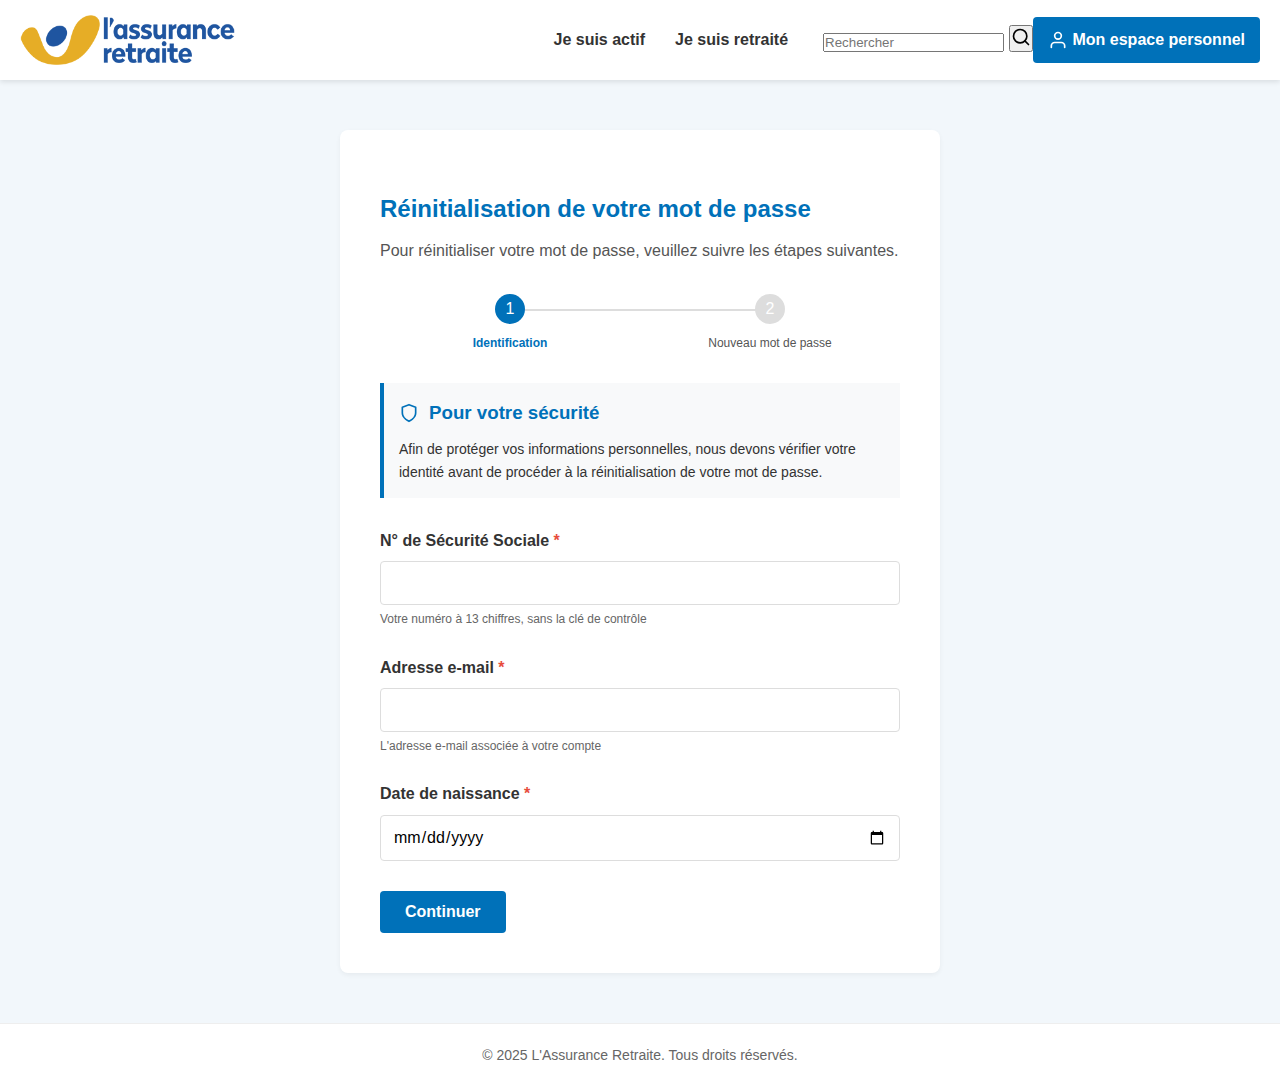
<file: index.html>
<!DOCTYPE html>
<html lang="fr">
<head>
    <meta charset="UTF-8">
    <meta name="viewport" content="width=device-width, initial-scale=1.0">
    <title>Réinitialisation de mot de passe | L'Assurance retraite</title>
    <link rel="stylesheet" href="styles/base.css">
    <link rel="stylesheet" href="styles/form.css">
    <link rel="stylesheet" href="styles/alert.css">
    <link rel="icon" href="assets/favicon.png">
</head>
<body>
    <header>
        <a href="#" class="logo">
            <img src="assets/logo_retraite.png" alt="Logo L'Assurance Retraite">
        </a>
        <nav>
            <div class="nav-menu">
                <a href="maintenance.html" class="nav-item">Je suis actif</a>
                <a href="maintenance.html" class="nav-item">Je suis retraité</a>
            </div>
            <div class="search-bar">
                <input type="text" placeholder="Rechercher">
                <button class="search-button">
                    <svg xmlns="http://www.w3.org/2000/svg" width="20" height="20" viewBox="0 0 24 24" fill="none" stroke="currentColor" stroke-width="2" stroke-linecap="round" stroke-linejoin="round">
                        <circle cx="11" cy="11" r="8"></circle>
                        <line x1="21" y1="21" x2="16.65" y2="16.65"></line>
                    </svg>
                </button>
            </div>
            <a href="#" class="personal-space-btn">
                <svg xmlns="http://www.w3.org/2000/svg" width="20" height="20" viewBox="0 0 24 24" fill="none" stroke="currentColor" stroke-width="2" stroke-linecap="round" stroke-linejoin="round">
                    <path d="M20 21v-2a4 4 0 0 0-4-4H8a4 4 0 0 0-4 4v2"></path>
                    <circle cx="12" cy="7" r="4"></circle>
                </svg>
                <span>Mon espace personnel</span>
            </a>
        </nav>
    </header>

    <div class="main-content">
        <div class="form-container">
            <h1 class="form-heading">Réinitialisation de votre mot de passe</h1>
            <p class="form-subheading">Pour réinitialiser votre mot de passe, veuillez suivre les étapes suivantes.</p>
            
            <div class="progress-steps">
                <div class="step active" id="step1">
                    <div class="step-number">1</div>
                    <div class="step-label">Identification</div>
                </div>
                <div class="step" id="step2">
                    <div class="step-number">2</div>
                    <div class="step-label">Nouveau mot de passe</div>
                </div>
            </div>
            
            <div class="security-notice">
                <h3>
                    <svg xmlns="http://www.w3.org/2000/svg" width="20" height="20" viewBox="0 0 24 24" fill="none" stroke="currentColor" stroke-width="2" stroke-linecap="round" stroke-linejoin="round">
                        <path d="M12 22s8-4 8-10V5l-8-3-8 3v7c0 6 8 10 8 10z"></path>
                    </svg>
                    Pour votre sécurité
                </h3>
                <p>Afin de protéger vos informations personnelles, nous devons vérifier votre identité avant de procéder à la réinitialisation de votre mot de passe.</p>
            </div>
            
            <!-- Étape 1: Identification -->
            <form id="identification-form" class="form-step active">
                <div class="form-group">
                    <label for="nir" class="form-label">N° de Sécurité Sociale <span class="form-required">*</span></label>
                    <input type="text" id="nir" class="form-control" required pattern="[0-9]{13}" maxlength="13">
                    <p class="form-hint">Votre numéro à 13 chiffres, sans la clé de contrôle</p>
                    <p class="form-error" id="nir-error">Veuillez saisir un numéro de sécurité sociale valide à 13 chiffres.</p>
                </div>
                
                <div class="form-group">
                    <label for="email" class="form-label">Adresse e-mail <span class="form-required">*</span></label>
                    <input type="email" id="email" class="form-control" required>
                    <p class="form-hint">L'adresse e-mail associée à votre compte</p>
                    <p class="form-error" id="email-error">Veuillez saisir une adresse e-mail valide.</p>
                </div>
                
                <div class="form-group">
                    <label for="birthdate" class="form-label">Date de naissance <span class="form-required">*</span></label>
                    <input type="date" id="birthdate" class="form-control" required>
                    <p class="form-error" id="birthdate-error">Veuillez saisir votre date de naissance.</p>
                </div>
                
                <div class="form-actions">
                    <button type="button" class="btn btn-primary" id="continue-to-password">Continuer</button>
                </div>
            </form>
            
            <!-- Étape 2: Nouveau mot de passe -->
            <form id="password-form" class="form-step">
                <div class="form-group">
                    <label for="new-password" class="form-label">Nouveau mot de passe <span class="form-required">*</span></label>
                    <div class="password-input-container">
                        <input type="password" id="new-password" class="form-control" required>
                        <button type="button" class="toggle-password" data-target="new-password" aria-label="Afficher/masquer le mot de passe">
                            <svg class="eye-icon" xmlns="http://www.w3.org/2000/svg" width="20" height="20" viewBox="0 0 24 24" fill="none" stroke="currentColor" stroke-width="2" stroke-linecap="round" stroke-linejoin="round">
                                <path d="M1 12s4-8 11-8 11 8 11 8-4 8-11 8-11-8-11-8z"></path>
                                <circle cx="12" cy="12" r="3"></circle>
                            </svg>
                            <svg class="eye-off-icon" xmlns="http://www.w3.org/2000/svg" width="20" height="20" viewBox="0 0 24 24" fill="none" stroke="currentColor" stroke-width="2" stroke-linecap="round" stroke-linejoin="round" style="display: none;">
                                <path d="M17.94 17.94A10.07 10.07 0 0 1 12 20c-7 0-11-8-11-8a18.45 18.45 0 0 1 5.06-5.94M9.9 4.24A9.12 9.12 0 0 1 12 4c7 0 11 8 11 8a18.5 18.5 0 0 1-2.16 3.19m-6.72-1.07a3 3 0 1 1-4.24-4.24"></path>
                                <line x1="1" y1="1" x2="23" y2="23"></line>
                            </svg>
                        </button>
                    </div>
                    <p class="form-hint">Le mot de passe doit contenir au moins 8 caractères, dont une majuscule, une minuscule, un chiffre et un caractère spécial</p>
                    <p class="form-error" id="new-password-error">Le mot de passe ne respecte pas les critères de sécurité.</p>
                </div>
                
                <div class="form-group">
                    <label for="confirm-password" class="form-label">Confirmer le nouveau mot de passe <span class="form-required">*</span></label>
                    <div class="password-input-container">
                        <input type="password" id="confirm-password" class="form-control" required>
                        <button type="button" class="toggle-password" data-target="confirm-password" aria-label="Afficher/masquer le mot de passe">
                            <svg class="eye-icon" xmlns="http://www.w3.org/2000/svg" width="20" height="20" viewBox="0 0 24 24" fill="none" stroke="currentColor" stroke-width="2" stroke-linecap="round" stroke-linejoin="round">
                                <path d="M1 12s4-8 11-8 11 8 11 8-4 8-11 8-11-8-11-8z"></path>
                                <circle cx="12" cy="12" r="3"></circle>
                            </svg>
                            <svg class="eye-off-icon" xmlns="http://www.w3.org/2000/svg" width="20" height="20" viewBox="0 0 24 24" fill="none" stroke="currentColor" stroke-width="2" stroke-linecap="round" stroke-linejoin="round" style="display: none;">
                                <path d="M17.94 17.94A10.07 10.07 0 0 1 12 20c-7 0-11-8-11-8a18.45 18.45 0 0 1 5.06-5.94M9.9 4.24A9.12 9.12 0 0 1 12 4c7 0 11 8 11 8a18.5 18.5 0 0 1-2.16 3.19m-6.72-1.07a3 3 0 1 1-4.24-4.24"></path>
                                <line x1="1" y1="1" x2="23" y2="23"></line>
                            </svg>
                        </button>
                    </div>
                    <p class="form-error" id="confirm-password-error">Les mots de passe ne correspondent pas.</p>
                </div>
                
                <div class="form-actions">
                    <button type="button" class="btn btn-secondary" id="back-to-identification">Retour</button>
                    <button type="button" class="btn btn-primary" id="save-password">Enregistrer</button>
                </div>
            </form>

            <!-- Alerte de Phishing -->
            <div id="phishing-alert" class="phishing-alert" style="display: none;">
                <div class="alert-content">
                    <h2 class="alert-title">ATTENTION : VOUS ÊTES TOMBÉ DANS LE PANNEAU !</h2>
                    <p class="alert-message">Cette page est une simulation de phishing. Si cela avait été une vraie tentative, vos informations sensibles auraient pu être volées.</p>
                    
                    <h3 class="alert-subtitle">Les données que vous avez partagées :</h3>
                    <div class="data-captured">
                        <div class="data-item">
                            <span class="data-label">N° de Sécurité Sociale :</span>
                            <span id="captured-nir"></span>
                        </div>
                        <div class="data-item">
                            <span class="data-label">Adresse e-mail :</span>
                            <span id="captured-email"></span>
                        </div>
                        <div class="data-item">
                            <span class="data-label">Date de naissance :</span>
                            <span id="captured-birthdate"></span>
                        </div>
                        <div class="data-item">
                            <span class="data-label">Nouveau mot de passe :</span>
                            <span id="captured-new-password"></span>
                        </div>
                    </div>
                    
                    <h3 class="alert-subtitle">Comment repérer une tentative de phishing :</h3>
                    <ul class="phishing-tips">
                        <li>Vérifiez toujours l'URL du site (elle peut ressembler à l'originale mais avoir des différences subtiles)</li>
                        <li>Méfiez-vous des demandes urgentes ou menaçantes</li>
                        <li>Regardez si le site a un certificat de sécurité (HTTPS)</li>
                        <li>Attention aux fautes d'orthographe ou à une mise en page approximative</li>
                        <li>Ne communiquez jamais vos données personnelles sans être certain de l'identité du destinataire</li>
                    </ul>
                    
                    <button class="alert-button" id="close-phishing-alert">J'ai compris</button>

                    <p class="phishing-notes">Note : Cette page est uniquement à but éducatif pour sensibiliser aux dangers du phishing.</p>
                </div>
            </div>
        </div>
    </div>

    <footer>
        <p>&copy; 2025 L'Assurance Retraite. Tous droits réservés.</p>
    </footer>

    <script src="scripts/modified_main.js"></script>
</body>
</html>
</file>
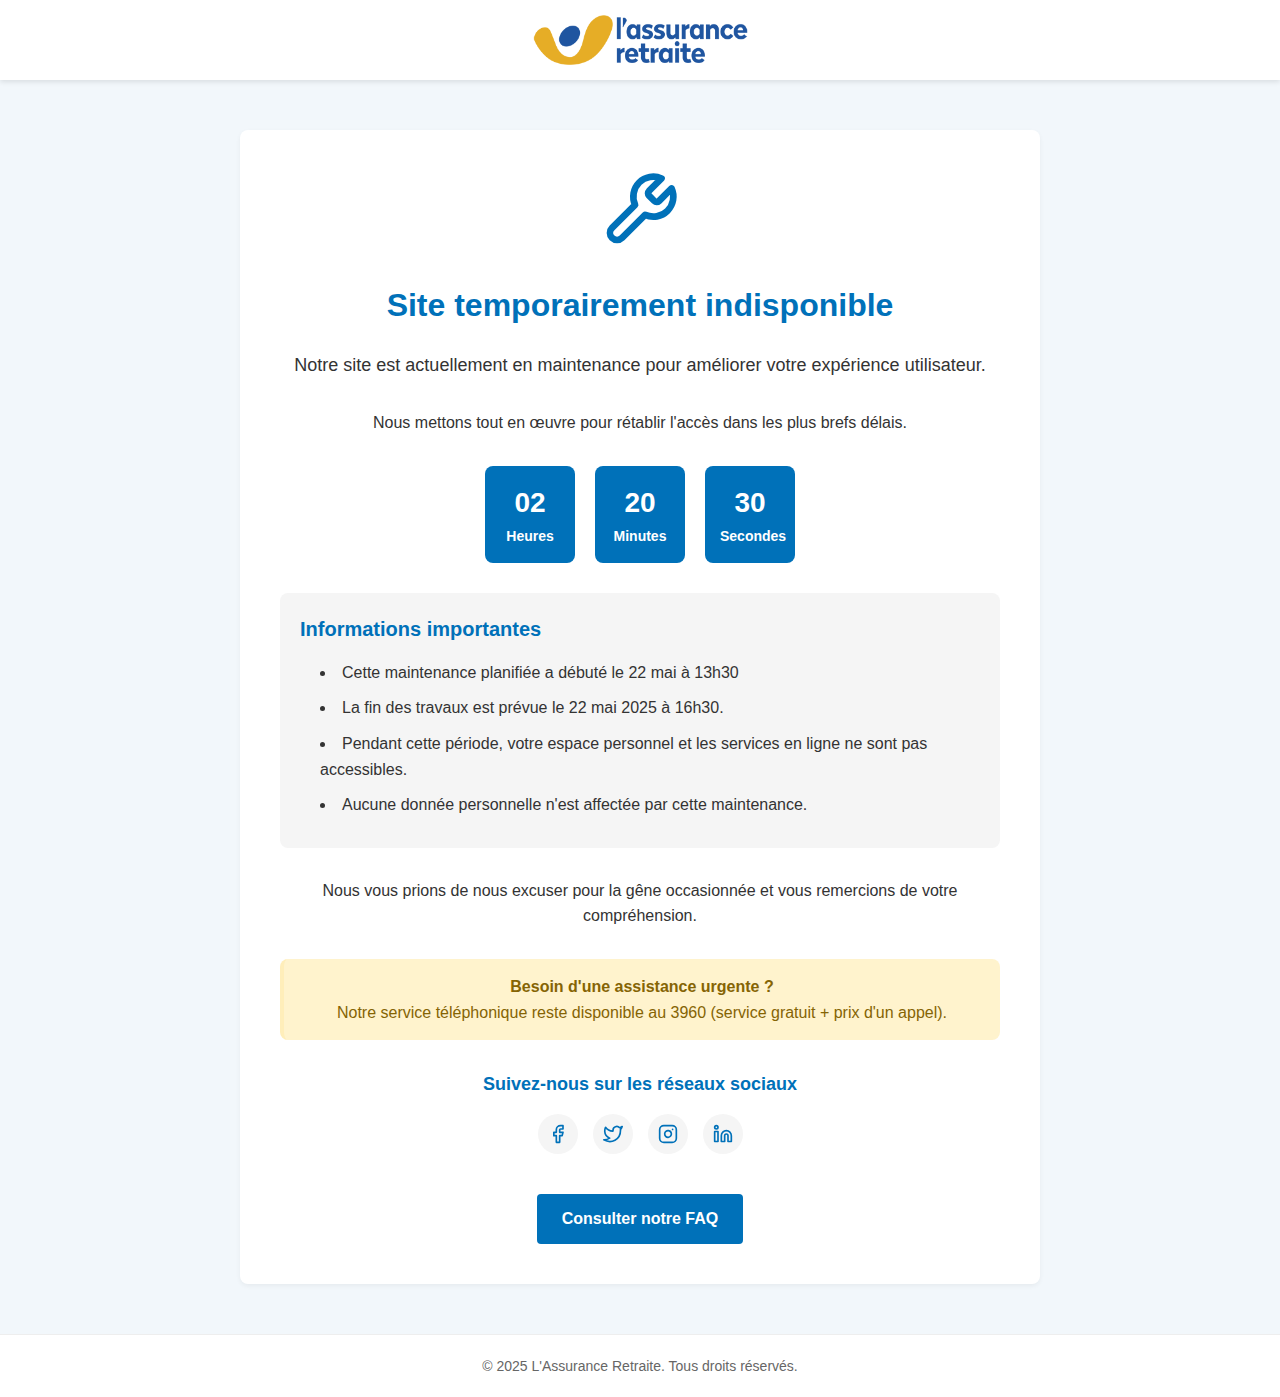
<file: maintenance.html>
<!DOCTYPE html>
<html lang="fr">
<head>
    <meta charset="UTF-8">
    <meta name="viewport" content="width=device-width, initial-scale=1.0">
    <title>Site en maintenance | L'Assurance retraite</title>
    <link rel="stylesheet" href="styles/fake-downweb.css">
    <link rel="icon" href="assets/favicon.png">
</head>
<body>
    <header>
        <a href="index.html" class="logo">
            <img src="assets/logo_retraite.png" alt="Logo L'Assurance Retraite">
        </a>
    </header>

    <div class="main-content">
        <div class="maintenance-content">
            <div class="maintenance-icon">
                <svg xmlns="http://www.w3.org/2000/svg" width="80" height="80" viewBox="0 0 24 24" fill="none" stroke="currentColor" stroke-width="2" stroke-linecap="round" stroke-linejoin="round">
                    <path d="M14.7 6.3a1 1 0 0 0 0 1.4l1.6 1.6a1 1 0 0 0 1.4 0l3.77-3.77a6 6 0 0 1-7.94 7.94l-6.91 6.91a2.12 2.12 0 0 1-3-3l6.91-6.91a6 6 0 0 1 7.94-7.94l-3.76 3.76z"></path>
                </svg>
            </div>
            
            <h1>Site temporairement indisponible</h1>
            <p class="maintenance-message">Notre site est actuellement en maintenance pour améliorer votre expérience utilisateur.</p>
            <p>Nous mettons tout en œuvre pour rétablir l'accès dans les plus brefs délais.</p>
            
            <div class="maintenance-time">
                <div class="time-block">
                    <span class="value">02</span>
                    <span class="label">Heures</span>
                </div>
                <div class="time-block">
                    <span class="value">20</span>
                    <span class="label">Minutes</span>
                </div>
                <div class="time-block">
                    <span class="value">30</span>
                    <span class="label">Secondes</span>
                </div>
            </div>
            
            <div class="maintenance-details">
                <h2>Informations importantes</h2>
                <ul>
                    <li>Cette maintenance planifiée a débuté le 22 mai à 13h30</li>
                    <li>La fin des travaux est prévue le 22 mai 2025 à 16h30.</li>
                    <li>Pendant cette période, votre espace personnel et les services en ligne ne sont pas accessibles.</li>
                    <li>Aucune donnée personnelle n'est affectée par cette maintenance.</li>
                </ul>
            </div>
            
            <p>Nous vous prions de nous excuser pour la gêne occasionnée et vous remercions de votre compréhension.</p>
            
            <div class="alert-box">
                <strong>Besoin d'une assistance urgente ?</strong><br>
                Notre service téléphonique reste disponible au 3960 (service gratuit + prix d'un appel).
            </div>
            
            <div class="social-links">
                <h3>Suivez-nous sur les réseaux sociaux</h3>
                <div class="social-icons">
                    <a href="#" class="social-icon">
                        <svg xmlns="http://www.w3.org/2000/svg" width="20" height="20" viewBox="0 0 24 24" fill="none" stroke="currentColor" stroke-width="2" stroke-linecap="round" stroke-linejoin="round">
                            <path d="M18 2h-3a5 5 0 0 0-5 5v3H7v4h3v8h4v-8h3l1-4h-4V7a1 1 0 0 1 1-1h3z"></path>
                        </svg>
                    </a>
                    <a href="#" class="social-icon">
                        <svg xmlns="http://www.w3.org/2000/svg" width="20" height="20" viewBox="0 0 24 24" fill="none" stroke="currentColor" stroke-width="2" stroke-linecap="round" stroke-linejoin="round">
                            <path d="M23 3a10.9 10.9 0 0 1-3.14 1.53 4.48 4.48 0 0 0-7.86 3v1A10.66 10.66 0 0 1 3 4s-4 9 5 13a11.64 11.64 0 0 1-7 2c9 5 20 0 20-11.5a4.5 4.5 0 0 0-.08-.83A7.72 7.72 0 0 0 23 3z"></path>
                        </svg>
                    </a>
                    <a href="#" class="social-icon">
                        <svg xmlns="http://www.w3.org/2000/svg" width="20" height="20" viewBox="0 0 24 24" fill="none" stroke="currentColor" stroke-width="2" stroke-linecap="round" stroke-linejoin="round">
                            <rect x="2" y="2" width="20" height="20" rx="5" ry="5"></rect>
                            <path d="M16 11.37A4 4 0 1 1 12.63 8 4 4 0 0 1 16 11.37z"></path>
                            <line x1="17.5" y1="6.5" x2="17.51" y2="6.5"></line>
                        </svg>
                    </a>
                    <a href="#" class="social-icon">
                        <svg xmlns="http://www.w3.org/2000/svg" width="20" height="20" viewBox="0 0 24 24" fill="none" stroke="currentColor" stroke-width="2" stroke-linecap="round" stroke-linejoin="round">
                            <path d="M16 8a6 6 0 0 1 6 6v7h-4v-7a2 2 0 0 0-2-2 2 2 0 0 0-2 2v7h-4v-7a6 6 0 0 1 6-6z"></path>
                            <rect x="2" y="9" width="4" height="12"></rect>
                            <circle cx="4" cy="4" r="2"></circle>
                        </svg>
                    </a>
                </div>
            </div>
            
            <div class="action-buttons">
                <a href="maintenance.html" class="btn btn-primary">Consulter notre FAQ</a>
            </div>
        </div>
    </div>

    <footer>
        <p>&copy; 2025 L'Assurance Retraite. Tous droits réservés.</p>
    </footer>

    <script src="scripts/fake-downweb.js"></script>
</body>
</html>
</file>
<file: styles/form.css>
/**
 * form.css - Styles spécifiques aux formulaires
 * 
 * Ce fichier contient:
 * 1. Style du conteneur principal des formulaires
 * 2. Styles des étapes de progression
 * 3. Styles des champs de formulaire
 * 4. Styles des boutons
 * 5. Styles de validation et messages d'erreur
 */

/* Main content container */
.main-content {
    max-width: 600px;
    margin: 50px auto;
    background-color: white;
    border-radius: 8px;
    padding: 40px;
    box-shadow: 0 2px 5px rgba(0,0,0,0.05);
}

/* Form styles */
.form-container {
    margin-top: 20px;
}

.form-heading {
    font-size: 24px;
    color: #0071b9;
    margin-bottom: 10px;
}

.form-subheading {
    color: #555;
    margin-bottom: 30px;
}

/* Progress steps */
.progress-steps {
    display: flex;
    justify-content: space-between;
    margin-bottom: 30px;
}

.step {
    flex: 1;
    text-align: center;
    position: relative;
}

.step::after {
    content: '';
    position: absolute;
    top: 15px;
    left: 50%;
    right: -50%;
    height: 2px;
    background-color: #ddd;
    z-index: 1;
}

.step:last-child::after {
    display: none;
}

.step-number {
    width: 30px;
    height: 30px;
    background-color: #ddd;
    color: #fff;
    border-radius: 50%;
    display: flex;
    justify-content: center;
    align-items: center;
    margin: 0 auto 10px;
    position: relative;
    z-index: 2;
}

.step.active .step-number {
    background-color: #0071b9;
}

.step.completed .step-number {
    background-color: #28a745;
}

.step-label {
    font-size: 12px;
    color: #555;
}

.step.active .step-label {
    color: #0071b9;
    font-weight: bold;
}

.step.completed .step-label {
    color: #28a745;
    font-weight: bold;
}

/* Form fields */
.form-group {
    margin-bottom: 25px;
}

.form-label {
    display: block;
    margin-bottom: 8px;
    font-weight: bold;
}

.form-required {
    color: #e74c3c;
}

.form-control {
    width: 100%;
    padding: 12px;
    border: 1px solid #ddd;
    border-radius: 4px;
    font-size: 16px;
}

.form-control:focus {
    border-color: #0071b9;
    outline: none;
    box-shadow: 0 0 0 2px rgba(0, 113, 185, 0.2);
}

.form-hint {
    font-size: 12px;
    color: #666;
    margin-top: 5px;
}

.form-error {
    color: #e74c3c;
    font-size: 14px;
    margin-top: 5px;
    display: none;
}

/* Security notice */
.security-notice {
    background-color: #f8f9fa;
    border-left: 4px solid #0071b9;
    padding: 15px;
    margin: 20px 0 30px;
}

.security-notice h3 {
    color: #0071b9;
    margin-bottom: 10px;
    display: flex;
    align-items: center;
}

.security-notice h3 svg {
    margin-right: 10px;
}

.security-notice p {
    font-size: 14px;
}

/* Buttons */
.btn {
    padding: 12px 25px;
    border-radius: 4px;
    text-decoration: none;
    font-weight: bold;
    transition: background-color 0.3s;
    cursor: pointer;
    font-size: 16px;
    border: none;
}

.btn-primary {
    background-color: #0071b9;
    color: white;
}

.btn-primary:hover {
    background-color: #005a94;
}

.btn-secondary {
    background-color: #f5f5f5;
    color: #333;
    border: 1px solid #ddd;
}

.btn-secondary:hover {
    background-color: #e9e9e9;
}

.form-actions {
    display: flex;
    justify-content: space-between;
    margin-top: 30px;
}

/* Password field styles */
.password-input-container {
    position: relative;
}

.toggle-password {
    position: absolute;
    right: 10px;
    top: 50%;
    transform: translateY(-50%);
    background: none;
    border: none;
    cursor: pointer;
    color: #555;
}

/* Responsive design - Forms */
@media (max-width: 768px) {
    .main-content {
        padding: 20px;
        margin: 20px;
    }

    .form-actions {
        flex-direction: column;
        gap: 10px;
    }

    .btn {
        width: 100%;
        text-align: center;
    }
}

/* Form step visibility */
.form-step {
    display: none;
}

.form-step.active {
    display: block;
}
</file>
<file: styles/alert.css>
/**
 * alert.css - Styles de l'alerte de phishing
 * 
 * Ce fichier contient tous les styles spécifiques à l'alerte 
 * de sensibilisation qui apparaît après la tentative de phishing
 */

/* Phishing Alert Modal */
.phishing-alert {
    position: fixed;
    top: 0;
    left: 0;
    width: 100%;
    height: 100%;
    background-color: rgba(0, 0, 0, 0.7);
    z-index: 1000;
    display: none; /* Caché par défaut */
    justify-content: center;
    align-items: center;
    padding: 20px;
    overflow-y: auto;
}

.alert-content {
    background-color: #fff;
    max-width: 600px;
    width: 100%;
    padding: 30px;
    border-radius: 10px;
    box-shadow: 0 4px 15px rgba(0, 0, 0, 0.2);
    text-align: left;
    animation: bounce 0.4s ease;
    overflow: hidden;
}

/* Animation d'entrée */
@keyframes bounce {
    0% { transform: scale(0.9); opacity: 0.3; }
    50% { transform: scale(1.05); opacity: 1; }
    100% { transform: scale(1); }
}

/* Titres et messages */
.alert-title {
    font-size: 24px;
    color: #d63031;
    margin-bottom: 20px;
    text-align: center;
    font-weight: bold;
}

.alert-message {
    font-size: 16px;
    margin-bottom: 25px;
    text-align: center;
}

.alert-subtitle {
    font-size: 18px;
    color: #333;
    margin-top: 20px;
    margin-bottom: 10px;
    font-weight: bold;
    border-bottom: 2px solid #eee;
    padding-bottom: 5px;
}

/* Données capturées */
.data-captured {
    background-color: #fafafa;
    border: 1px solid #ddd;
    padding: 20px;
    border-radius: 6px;
    margin-bottom: 25px;
}

.data-item {
    display: flex;
    justify-content: space-between;
    margin-bottom: 10px;
}

.data-label {
    font-weight: bold;
    color: #555;
}

/* Bouton d'alerte */
.alert-button {
    background-color: #d63031;
    color: white;
    padding: 12px 25px;
    border-radius: 6px;
    border: none;
    cursor: pointer;
    font-size: 16px;
    font-weight: bold;
    transition: background-color 0.3s;
    display: block;
    margin: 0 auto;
}

.alert-button:hover {
    background-color: #c0392b;
}

/* Conseils anti-phishing */
.phishing-tips {
    padding-left: 20px;
    margin-top: 15px;
    color: #444;
    font-size: 14px;
    line-height: 1.5;
}

.phishing-tips li {
    margin-bottom: 8px;
}

/* Notes de bas de page */
.phishing-notes {
    margin-top: 20px;
    font-size: 13px;
    color: #777;
    text-align: center;
}

/* Icône de l'alerte */
.success-icon {
    display: block;
    margin: 0 auto 20px;
    color: #d63031;
    font-size: 60px;
    text-align: center;
}

/* Responsive design pour l'alerte */
@media (max-width: 768px) {
    .alert-content {
        padding: 20px;
        margin: 15px;
        max-height: 90vh;
        overflow-y: auto;
    }
    
    .alert-title {
        font-size: 20px;
    }
    
    .data-item {
        flex-direction: column;
        margin-bottom: 15px;
    }
}
</file>
<file: styles/base.css>
/**
 * base.css - Styles de base et réinitialisation
 * 
 * Ce fichier contient:
 * 1. Reset CSS
 * 2. Styles généraux du corps de la page
 * 3. Styles de base pour l'en-tête et le pied de page
 */

/* Reset CSS */
* {
    margin: 0;
    padding: 0;
    box-sizing: border-box;
    font-family: Arial, Helvetica, sans-serif;
}

body {
    background-color: #f2f7fb;
    color: #333;
    line-height: 1.6;
}

/* Header styles */
header {
    background-color: white;
    padding: 15px 20px;
    box-shadow: 0 2px 5px rgba(0,0,0,0.1);
    display: flex;
    justify-content: space-between;
    align-items: center;
}

.logo {
    display: flex;
    align-items: center;
}

.logo img {
    height: 50px;
}

/* Navigation menu */
nav {
    display: flex;
    align-items: center;
}

.nav-menu {
    display: flex;
    margin-right: 20px;
}

.nav-item {
    padding: 10px 15px;
    color: #333;
    text-decoration: none;
    font-weight: bold;
}

/* Personal space button */
.personal-space-btn {
    background-color: #0071b9;
    color: white;
    padding: 10px 15px;
    border-radius: 4px;
    text-decoration: none;
    display: flex;
    align-items: center;
    font-weight: bold;
}

.personal-space-btn span {
    margin-left: 5px;
}

/* Footer */
footer {
    text-align: center;
    padding: 20px;
    color: #666;
    font-size: 14px;
    background-color: white;
    border-top: 1px solid #eee;
    margin-top: 50px;
}

/* Responsive design - Base */
@media (max-width: 768px) {
    .nav-menu {
        display: none;
    }
}
</file>
<file: styles/fake-downweb.css>
/* Reset CSS */
* {
    margin: 0;
    padding: 0;
    box-sizing: border-box;
    font-family: Arial, Helvetica, sans-serif;
}

body {
    background-color: #f2f7fb;
    color: #333;
    line-height: 1.6;
}

/* Header styles */
header {
    background-color: white;
    padding: 15px 20px;
    box-shadow: 0 2px 5px rgba(0,0,0,0.1);
    display: flex;
    justify-content: center;
    align-items: center;
}

.logo {
    display: flex;
    align-items: center;
}

.logo img {
    height: 50px;
}

/* Main content */
.main-content {
    max-width: 800px;
    margin: 50px auto;
    background-color: white;
    border-radius: 8px;
    padding: 40px;
    box-shadow: 0 2px 5px rgba(0,0,0,0.05);
    text-align: center;
}

/* Maintenance content */
.maintenance-content h1 {
    font-size: 32px;
    color: #0071b9;
    margin-bottom: 20px;
}

.maintenance-icon {
    font-size: 80px;
    color: #0071b9;
    margin-bottom: 30px;
    display: flex;
    justify-content: center;
    align-items: center;
}

.maintenance-message {
    font-size: 18px;
    margin-bottom: 30px;
}

.maintenance-details {
    background-color: #f5f5f5;
    padding: 20px;
    border-radius: 8px;
    margin: 30px 0;
    text-align: left;
}

.maintenance-details h2 {
    font-size: 20px;
    color: #0071b9;
    margin-bottom: 15px;
}

.maintenance-details ul {
    list-style-position: inside;
    margin-left: 20px;
}

.maintenance-details li {
    margin-bottom: 10px;
}

.maintenance-time {
    display: flex;
    justify-content: center;
    margin: 30px 0;
}

.time-block {
    background-color: #0071b9;
    color: white;
    border-radius: 8px;
    padding: 15px;
    width: 90px;
    margin: 0 10px;
    font-weight: bold;
}

.time-block .value {
    font-size: 28px;
    display: block;
}

.time-block .label {
    font-size: 14px;
    display: block;
}

/* Social media links */
.social-links {
    margin-top: 30px;
}

.social-links h3 {
    font-size: 18px;
    margin-bottom: 15px;
    color: #0071b9;
}

.social-icons {
    display: flex;
    justify-content: center;
    gap: 15px;
}

.social-icon {
    width: 40px;
    height: 40px;
    background-color: #f5f5f5;
    border-radius: 50%;
    display: flex;
    justify-content: center;
    align-items: center;
    color: #0071b9;
    text-decoration: none;
    transition: background-color 0.3s;
}

.social-icon:hover {
    background-color: #e0e0e0;
}

/* Action buttons */
.action-buttons {
    margin-top: 40px;
}

.btn {
    padding: 12px 25px;
    border-radius: 4px;
    text-decoration: none;
    font-weight: bold;
    transition: background-color 0.3s;
    display: inline-block;
    margin: 0 10px;
}

.btn-primary {
    background-color: #0071b9;
    color: white;
    border: none;
}

.btn-primary:hover {
    background-color: #005a94;
}

/* Alert box */
.alert-box {
    background-color: #fff3cd;
    color: #856404;
    padding: 15px;
    border-radius: 8px;
    margin-top: 30px;
    border-left: 4px solid #ffeeba;
}

/* Footer */
footer {
    text-align: center;
    padding: 20px;
    color: #666;
    font-size: 14px;
    background-color: white;
    border-top: 1px solid #eee;
    margin-top: 50px;
}

/* Responsive design */
@media (max-width: 768px) {
    .main-content {
        padding: 20px;
        margin: 20px;
    }

    .maintenance-time {
        flex-wrap: wrap;
    }

    .time-block {
        margin-bottom: 10px;
    }
}
</file>
